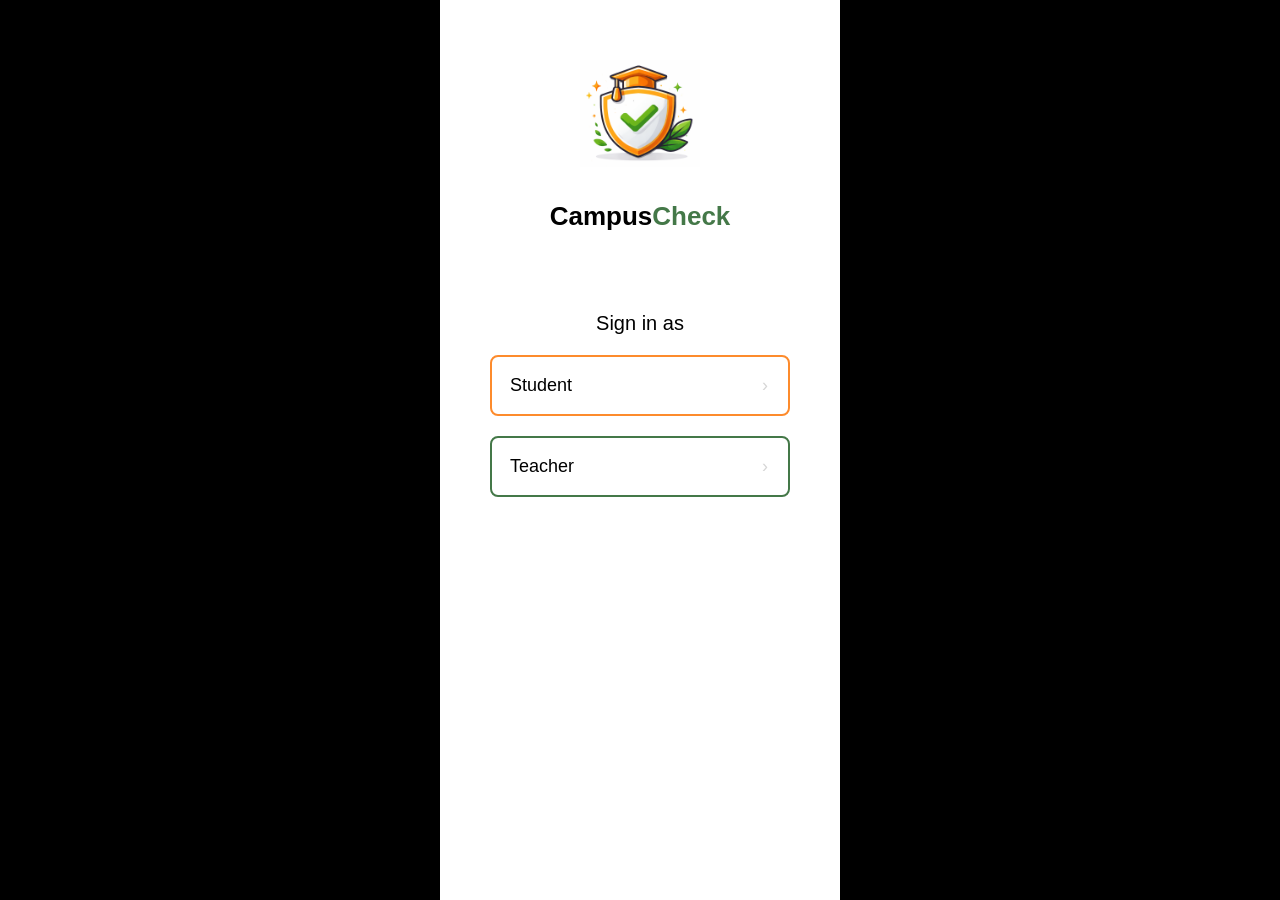
<file: index.html>
<!DOCTYPE html>
<html lang="nl">
<head>
  <meta charset="UTF-8">
  <meta name="viewport" content="width=device-width, initial-scale=1.0">
  <title>Sign in</title>
  <link rel="stylesheet" href="styles/style.css">
</head>
<body>

<div class="screen">

<!-- Logo -->
<img src="images/logo.png" alt="logo" class="logo">
  
  <h1 class="title">
  Campus<span class="green">Check</span>
  </h1>

  <h2>Sign in as</h2>
  
<!-- student sign in  -->
  <a class="button student" href="student-signin.html" > 
    Student
    <span class="arrow">›</span>
  </a>

<!-- teacher sign in  -->
  <a class="button teacher" href="teacher-signin.html" >
    Teacher
    <span class="arrow">›</span>
  </a>

</div>

</body>
</html>
</file>
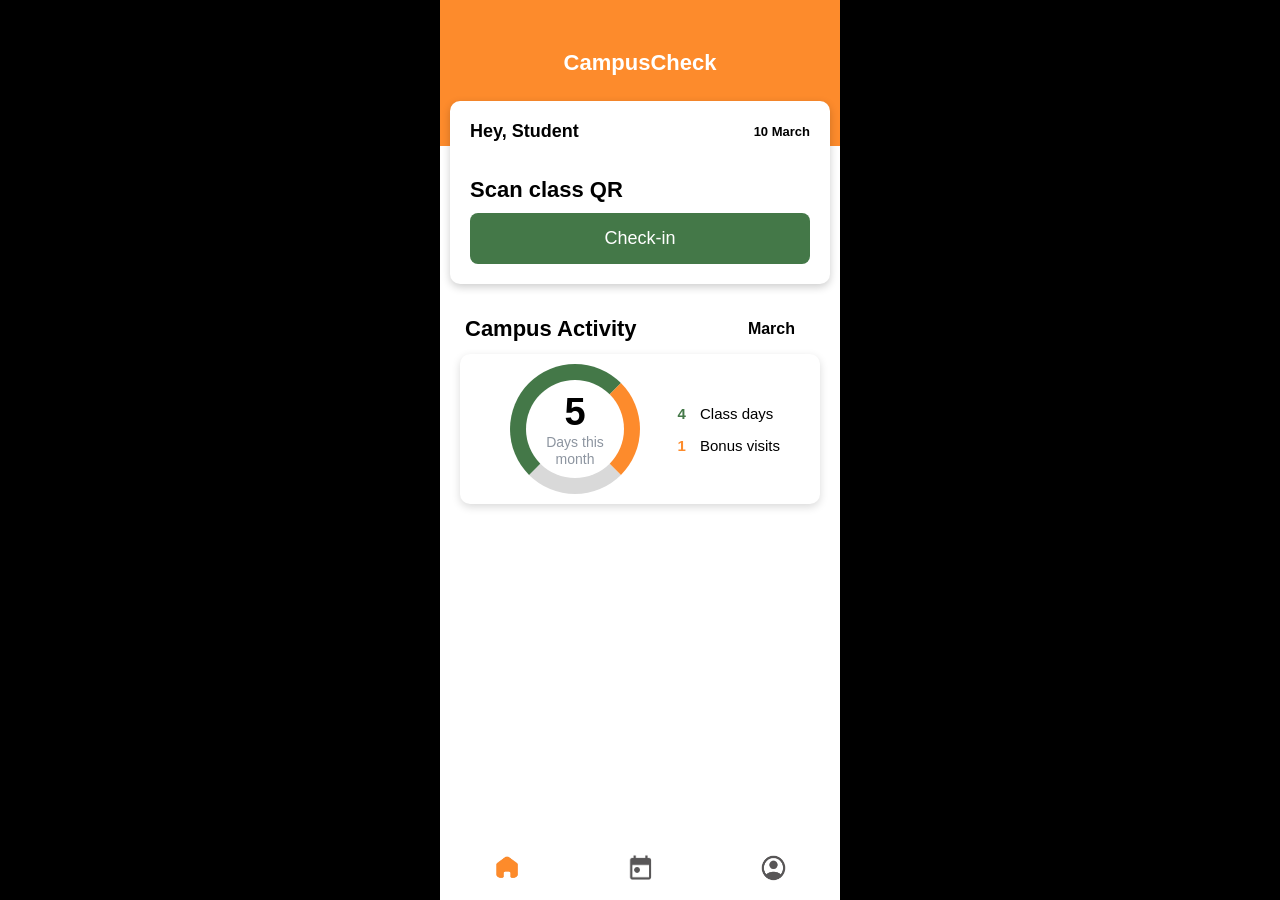
<file: student-dashboard.html>
<!DOCTYPE html>
<html lang="nl">
<head>
  <meta charset="UTF-8">
  <meta name="viewport" content="width=device-width, initial-scale=1.0">
  <title>Student Dashboard</title>
  <link rel="stylesheet" href="styles/student-dashboard.css">
</head>
<body>

<div class="screen">

  <header class="header">
    <h1>CampusCheck</h1>
  </header>

  <section class="check-card">
    <div class="card-top">
      <h2 id="welcomeName"></h2>
      <p>10 March</p>
    </div>

    <h3>Scan class QR</h3>

    <button class="check-btn" onclick="openScanner()">Check-in</button>
  </section>

  <section class="activity-title">
    <h3>Campus Activity</h3>
    <p>March</p>
  </section>

  <section class="activity-card">
    <div class="circle">
      <span id="daysCount">5</span>
      <p>Days this<br>month</p>
    </div>

    <div class="legend">
      <p><span class="green-text">4</span> Class days</p>
      <p><span class="orange-text">1</span> Bonus visits</p>
    </div>
  </section>

  <nav class="bottom-nav">

    <img src="images/icon_home_orange.png" class="nav-icon">
    <img src="images/icon_calender.png" class="nav-icon">
    <img src="images/icon_settings.png" class="nav-icon">

</nav>
<div id="scannerOverlay" class="scanner-overlay">
  <div class="scanner-box">
    <h2>Scan QR Code</h2>

    <div class="camera-frame">
      <div class="scan-line"></div>
    </div>

    <p>Scanning class QR...</p>

    <button class="scan-btn" onclick="completeCheckIn()">Simulate scan</button>
    <button class="cancel-btn" onclick="closeScanner()">Cancel</button>
  </div>
</div>

</div>
<script src="javascript/student-dashboard.js"></script>
</body>
</html>
</file>
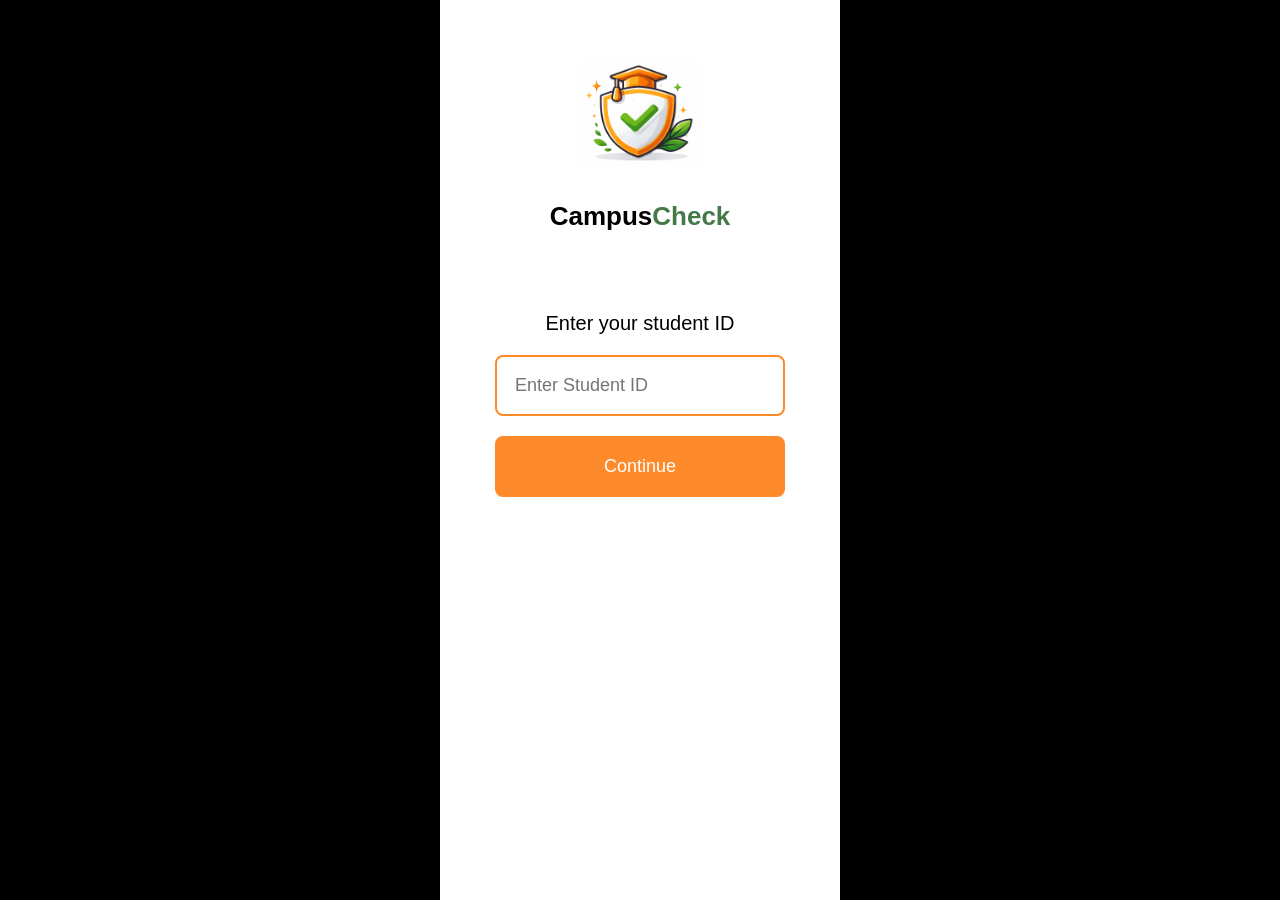
<file: student-signin.html>
<!DOCTYPE html>
<html lang="nl">
<head>
  <meta charset="UTF-8">
  <meta name="viewport" content="width=device-width, initial-scale=1.0">
  <title>Student_Sign in</title>
  <link rel="stylesheet" href="styles/student.css">
</head>
<body>

<div class="screen">

  <img src="images/logo.png" alt="logo" class="logo">
  
  <h1 class="title">
  Campus<span class="green">Check</span>
  </h1>

  <h2>Enter your student ID</h2>
  

  <input type="text" id="studentId" placeholder="Enter Student ID">

 <button class="continue-btn" onclick="loginStudent()">
  Continue </button>

</div>
<script src="javascript/student.js"></script>
</body>

</html>
</file>
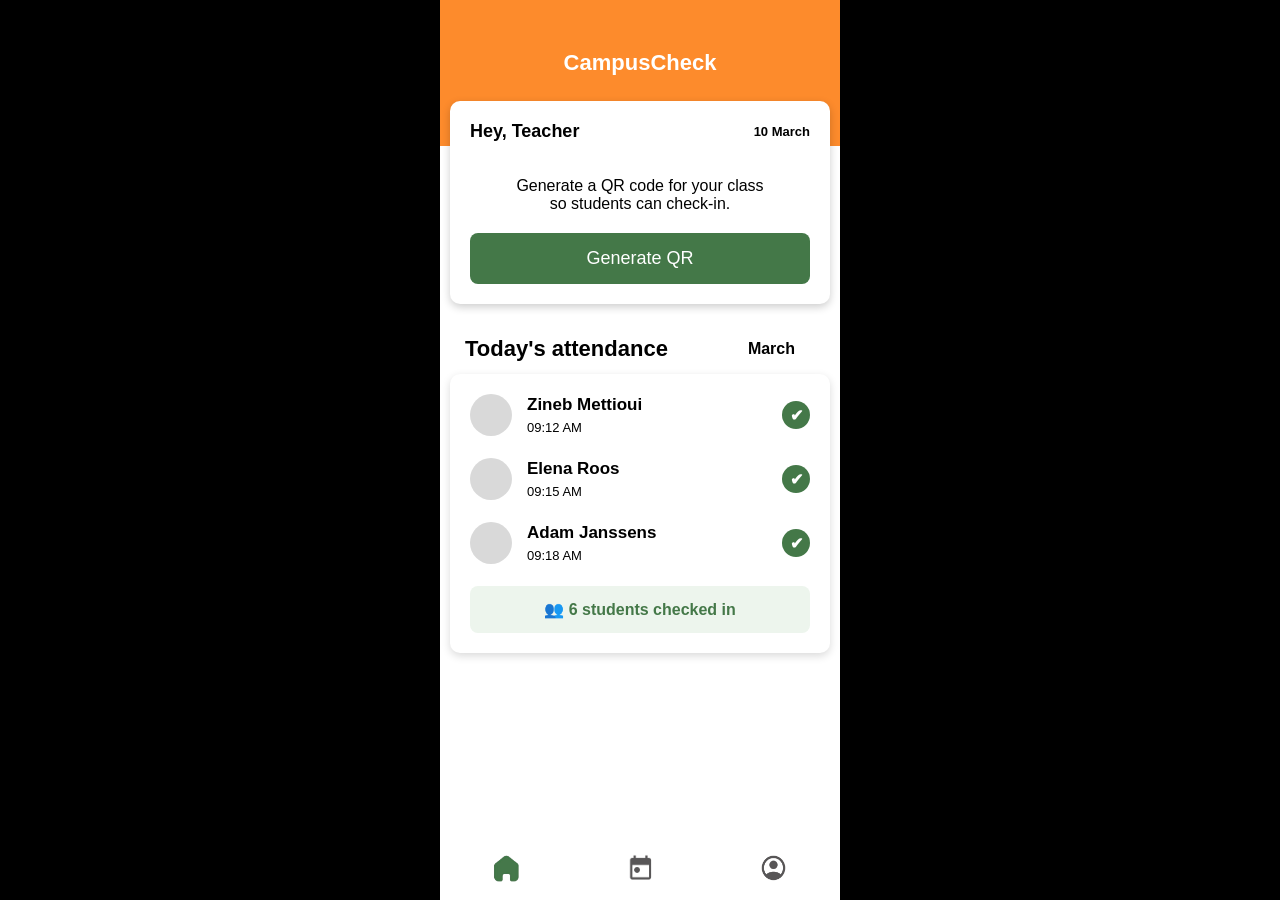
<file: teacher-dashboard.html>
<!DOCTYPE html>
<html lang="nl">
<head>
  <meta charset="UTF-8">
  <meta name="viewport" content="width=device-width, initial-scale=1.0">
  <title>Student Dashboard</title>
  <link rel="stylesheet" href="styles/teacher-dashboard.css">
</head>
<body>

<div class="screen">

  <header class="header">
    <h1>CampusCheck</h1>
  </header>

  <section class="check-card">
    <div class="card-top">
      <h2 id="teacherWelcome"></h2>
      <p>10 March</p>
    </div>

    <h3>Generate a QR code for your class <br> so students can check-in.</h3>

    <button class="check-btn" onclick="openClassPopup()">
  Generate QR</button>
  </section>

  <section class="activity-title">
    <h3>Today's attendance</h3>
    <p>March</p>
  </section>
<section class="attendance-card">

  <div class="student-row">
    <div class="avatar"></div>
    <div class="student-info">
      <h4>Zineb Mettioui</h4>
      <p>09:12 AM</p>
    </div>
    <span class="check-icon">✔</span>
  </div>

  <div class="student-row">
    <div class="avatar"></div>
    <div class="student-info">
      <h4>Elena Roos</h4>
      <p>09:15 AM</p>
    </div>
    <span class="check-icon">✔</span>
  </div>

  <div class="student-row">
    <div class="avatar"></div>
    <div class="student-info">
      <h4>Adam Janssens</h4>
      <p>09:18 AM</p>
    </div>
    <span class="check-icon">✔</span>
  </div>

  <div class="attendance-total">
    👥 6 students checked in
  </div>

</section>
 <nav class="bottom-nav">

    <img src="images/icon_home_green.png" class="nav-icon">
    <img src="images/icon_calender.png" class="nav-icon">
    <img src="images/icon_settings.png" class="nav-icon">

</nav>
<div id="classOverlay" class="qr-overlay">

  <div class="qr-box">

    <h2>Select Class</h2>

    <select id="lessonSelect" class="lesson-select">

      <option value="Interactive Web / 1 XD">
        Interactive Web / 1 XD
      </option>

      <option value="Backend-end / 2 XD">
        Backend-end /  2 XD
      </option>

      <option value="Lab 4 / 2 XD">
        Lab 4 /  2 XD
      </option>

    </select>

    <button class="scan-btn" onclick="generateQR()">
      Create QR
    </button>

    <button class="cancel-btn" onclick="closeClassPopup()">
      Cancel
    </button>

  </div>

</div>
<div id="qrOverlay" class="qr-overlay">

  <div class="qr-box">

    <h2>Class QR Code</h2>

    <p id="selectedLesson"></p>

    <div class="fake-qr">

      <div></div><div></div><div></div>
      <div></div><div></div><div></div>
      <div></div><div></div><div></div>

    </div>

    <p class="lesson-code" id="lessonCode"></p>

    <button class="close-btn" onclick="closeQR()">
      Close
    </button>

  </div>

</div>
</div>
<script src="javascript/teacher-dashboard.js"></script>
</body>
</html>
</file>
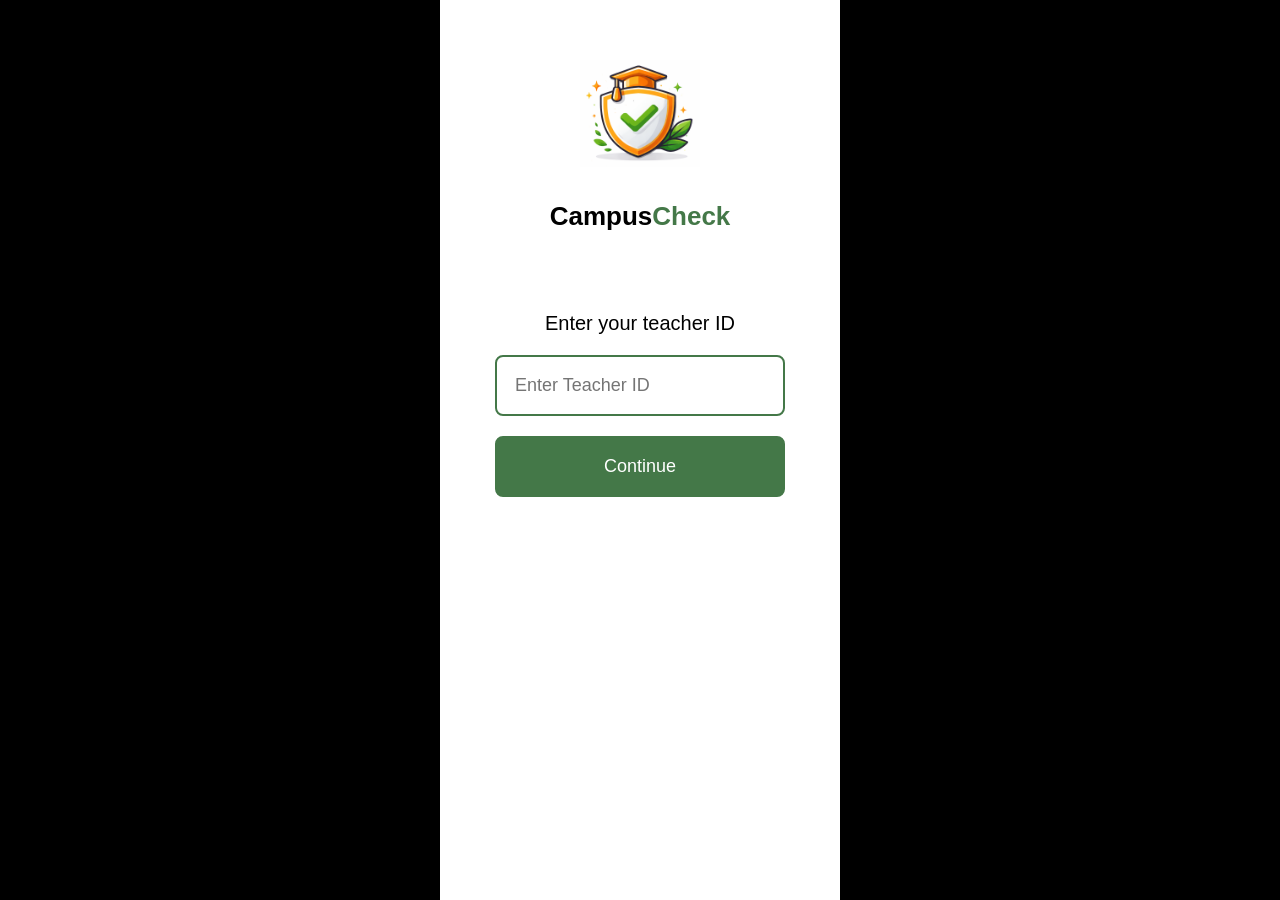
<file: teacher-signin.html>
<!DOCTYPE html>
<html lang="nl">
<head>
  <meta charset="UTF-8">
  <meta name="viewport" content="width=device-width, initial-scale=1.0">
  <title>Teacher_Sign in</title>
  <link rel="stylesheet" href="styles/teacher.css">
</head>
<body>

<div class="screen">

  <img src="images/logo.png" alt="logo" class="logo">
  
  <h1 class="title">
  Campus<span class="green">Check</span>
  </h1>

  <h2>Enter your teacher ID</h2>
  

  <input type="text" id="teacherId" placeholder="Enter Teacher ID">

 <button class="continue-btn" onclick="loginTeacher()">
  Continue</button>

</div>
<script src="javascript/teacher.js"></script>

</body>
</html>
</file>
<file: styles/style.css>
body{
    margin:0;
    text-align:center;
    background:black;
    font-family:Arial, Helvetica, sans-serif;
    overflow:hidden;
}

/* app screen */

.screen{
    width:100%;
    max-width:400px;
    min-height:100vh;
    background:white;
    margin:0 auto;
    padding-top:40px;
    box-sizing:border-box;
    overflow:hidden;
}

/* logo */

.logo{
    width:120px;
    margin:20px;
}

/* titel */

.title{
    margin-top:10px;
    margin-bottom:30px;
    font-size:26px;
}

.green{
    color:#447848;
}

h2{
    padding-top:50px;
    font-size:20px;
    font-weight:normal;
    margin-bottom:20px;
}

/* buttons */

.button{
    width:300px;
    margin:20px auto;
    padding:18px;
    background:#fff;
    border-radius:8px;
    font-size:18px;
    text-align:left;
    position:relative;
    display:block;
    text-decoration:none;
    color:black;
    box-sizing:border-box;
}

.student{
    border:2px solid #FD8B2C;
}

.teacher{
    border:2px solid #447848;
}

.arrow{
    position:absolute;
    right:20px;
    color:#D6D6D6;
}
</file>
<file: styles/student-dashboard.css>
body{
    margin:0;
    text-align:center;
    background:black;
    font-family:Arial, Helvetica, sans-serif;
    overflow:hidden;
    
}

/* app screen */

.screen{
    width:100%;
    max-width:400px;
    min-height:100vh;
    background:white;
    margin:0 auto;
    box-sizing:border-box;
    overflow:hidden;
    position:relative;
    
}


/* top header */

.header{
    background:#FD8B2C;
    color:white;
    padding:50px 20px 70px;
}

.header h1{
    margin:0;
    font-size:22px;
    font-weight:bold;
}

/* check in card */

.check-card{
    width:85%;
    background:white;
    margin:-45px auto 20px;
    padding:20px;
    border-radius:10px;
    box-shadow:0px 3px 8px rgba(0,0,0,0.2);
    text-align:left;
}

.card-top{
    display:flex;
    justify-content:space-between;
    align-items:center;
}

.card-top h2{
    margin:0;
    font-size:18px;
}

.card-top p{
    margin:0;
    font-size:13px;
    font-weight:bold;
}

.check-card h3{
    font-size:22px;
    margin-top:35px;
    margin-bottom:10px;
}


/* check in button */

.check-btn{
    width:100%;
    padding:15px;
    background:#447848;
    border:none;
    border-radius:8px;
    color:white;
    font-size:18px;
    cursor:pointer;
}

/* activity section title */

.activity-title{
    width:85%;
    margin: auto 15px;
    display:flex;
    justify-content:space-between;
    align-items:center;
}

.activity-title h3{
    margin: 10px;
    font-size:22px;
}

.activity-title p{
    font-weight:bold;
}

/* activity card */

.activity-card{
    width:85%;
    background:white;
    margin:0 auto;
    padding:10px;
    border-radius:10px;

    display:flex;
    justify-content:space-between;
    align-items:center;

    box-shadow:0px 3px 8px rgba(0,0,0,0.15);
}

/* circle */

.circle{
    width:130px;
    height:130px;
    margin-left:40px;
    border-radius:80%;
    border:16px solid #D9D9D9;
    border-top-color:#447848;
    border-left-color:#447848;
    border-right-color:#FD8B2C;
    display:flex;
    flex-direction:column;
    justify-content:center;
    align-items:center;
    box-sizing:border-box;
}

.circle span{
    font-size:38px;
    font-weight:bold;
}

.circle p{
    margin:0;
    color:#8D95A0;
    font-size:14px;
    line-height:1.2;
}

/* legend */

.legend{
    text-align:left;
    padding-right: 30px;
    font-size:15px;
}

.legend p{
    margin:15px 0;
}

.green-text{
    color:#447848;
    margin-right:10px;
    font-weight: bold;
}

.orange-text{
    color:#FD8B2C;
    margin-right:10px;
    font-weight: bold;
}

/* bottom navigation */

.bottom-nav{
    position:fixed;
    bottom:0;
    left:50%;
    transform:translateX(-50%);
    width:100%;
    max-width:400px;
    background:white;
    display:flex;
    justify-content:space-around;
    align-items:center;
    padding:18px 0;
    box-sizing:border-box;
}

.nav-icon{
    width:28px;
    height:28px;
}


/* scan QR */

.scanner-overlay{
    display:none;
    position:fixed;
    top:0;
    left:50%;
    transform:translateX(-50%);
    width:100%;
    max-width:400px;
    height:100vh;
    background:rgba(0,0,0,0.85);
    z-index:999;
    justify-content:center;
    align-items:center;
}

.scanner-box{
    width:80%;
    background:white;
    padding:25px;
    border-radius:12px;
    text-align:center;
}

.camera-frame{
    width:220px;
    height:220px;
    border:3px solid #FD8B2C;
    margin:20px auto;
    position:relative;
    overflow:hidden;
    border-radius:10px;
    background:#111;
}

.scan-line{
    width:100%;
    height:4px;
    background:#447848;
    position:absolute;
    animation:scan 2s infinite;
}

@keyframes scan{
    0%{ top:20px; }
    50%{ top:190px; }
    100%{ top:20px; }
}

.scan-btn{
    width:100%;
    padding:14px;
    background:#447848;
    color:white;
    border:none;
    border-radius:8px;
    margin-top:15px;
}

.cancel-btn{
    width:100%;
    padding:14px;
    background:#D9D9D9;
    border:none;
    border-radius:8px;
    margin-top:10px;
}
</file>
<file: styles/student.css>
body{
    margin:0;
    text-align:center;
    background:black;
    font-family:Arial, Helvetica, sans-serif;
    overflow:hidden;
}

/* app screen */

.screen{
    width:100%;
    max-width:400px;
    min-height:100vh;
    background:white;
    margin:0 auto;
    padding-top:40px;
    box-sizing:border-box;
    overflow:hidden;
}

/* logo */

.logo{
    width:120px;
    margin:20px;
}

/* titel */
.title{
    margin-top:10px;
    margin-bottom:30px;
    font-size:26px;
}
.green{
    color: #447848;
}

h2{
    padding-top: 50px;
    font-size:20px;
    font-weight:normal;
    margin-bottom:20px;
}


/* enter student id*/

#studentId{
    width:290px;
    margin-bottom: 20px;
    padding:18px;
    background: #fff;;
    border:2px solid #FD8B2C;
    border-radius:8px ;
    font-size:18px;
    text-align:left;
    box-sizing:border-box;
    
}


/* button */

.continue-btn{
    width:290px;
    margin-bottom: 20px;
    padding:18px;
    background: #FD8B2C;
    border:2px solid #FD8B2C;
    border-radius:8px;
    color: #fff;
    font-size:18px;
    text-align:center;
    cursor: pointer;
    box-sizing:border-box;
}
</file>
<file: styles/teacher-dashboard.css>
body{
    margin:0;
    text-align:center;
    background:black;
    font-family:Arial, Helvetica, sans-serif;
    overflow:hidden;
    
}

/* app screen */

.screen{
    width:100%;
    max-width:400px;
    min-height:100vh;
    background:white;
    margin:0 auto;
    box-sizing:border-box;
    overflow:hidden;
    position:relative;
    
}


/* top header */

.header{
    background:#FD8B2C;
    color:white;
    padding:50px 20px 70px;
}

.header h1{
    margin:0;
    font-size:22px;
    font-weight:bold;
}

/* check in card */

.check-card{
    width:85%;
    background:white;
    margin:-45px auto 20px;
    padding:20px;
    border-radius:10px;
    box-shadow:0px 3px 8px rgba(0,0,0,0.2);
    text-align:left;
}

.card-top{
    display:flex;
    justify-content:space-between;
    align-items:center;
}

.card-top h2{
    margin:0;
    font-size:18px;
}

.card-top p{
    margin:0;
    font-size:13px;
    font-weight:bold;
}

.check-card h3{
    font-size:16px;
    margin-top:35px;
    margin-bottom:10px;
    font-weight:normal;
    text-align: center;
}


/* check in button */

.check-btn{
    width:100%;
    margin-top: 10px;
    padding:15px;
    background:#447848;
    border:none;
    border-radius:8px;
    color:white;
    font-size:18px;
    cursor:pointer;
}

/* activity section title */

.activity-title{
    width:85%;
    margin: auto 15px;
    display:flex;
    justify-content:space-between;
    align-items:center;
}

.activity-title h3{
    margin: 10px;
    font-size:22px;
}

.activity-title p{
    font-weight:bold;
}

/* attendance card */

.attendance-card{
    width:85%;
    background:white;
    margin:0 auto;
    padding:20px;
    border-radius:10px;
    box-shadow:0px 3px 8px rgba(0,0,0,0.15);
    text-align:left;
}

.student-row{
    display:flex;
    align-items:center;
    margin-bottom:22px;
}

.avatar{
    width:42px;
    height:42px;
    border-radius:50%;
    background:#D9D9D9;
    margin-right:15px;
}

.student-info{
    flex:1;
}

.student-info h4{
    margin:0;
    font-size:17px;
}

.student-info p{
    margin:5px 0 0;
    font-size:13px;
}

.check-icon{
    width:28px;
    height:28px;
    background:#447848;
    color:white;
    border-radius:50%;
    display:flex;
    align-items:center;
    justify-content:center;
    font-weight:bold;
}

.attendance-total{
    margin-top:10px;
    padding:14px;
    background:#EDF5ED;
    color:#447848;
    border-radius:8px;
    text-align:center;
    font-weight:bold;
}

/* bottom navigation */

.bottom-nav{
    position:fixed;
    bottom:0;
    left:50%;
    transform:translateX(-50%);
    width:100%;
    max-width:400px;
    background:white;
    display:flex;
    justify-content:space-around;
    align-items:center;
    padding:18px 0;
    box-sizing:border-box;
}

.nav-icon{
    width:28px;
    height:28px;
}


.qr-overlay{
    display:none;
    position:fixed;
    top:0;
    left:50%;
    transform:translateX(-50%);
    width:100%;
    max-width:400px;
    height:100vh;
    background:rgba(0,0,0,0.85);
    z-index:999;
    justify-content:center;
    align-items:center;
}

.qr-box{
    width:80%;
    background:white;
    padding:25px;
    border-radius:12px;
    text-align:center;
}

.lesson-select{
    width:100%;
    padding:14px;
    border:2px solid #447848;
    border-radius:8px;
    font-size:15px;
    margin-top:15px;
}

.fake-qr{
    width:180px;
    height:180px;
    background:white;
    border:8px solid #111;
    margin:20px auto;
    display:grid;
    grid-template-columns:repeat(3, 1fr);
    gap:8px;
    padding:10px;
    box-sizing:border-box;
}

.fake-qr div{
    background:#111;
}

.fake-qr div:nth-child(2),
.fake-qr div:nth-child(4),
.fake-qr div:nth-child(8){
    background:white;
}

.lesson-code{
    font-weight:bold;
    color:#447848;
}

.scan-btn,
.close-btn{
    width:100%;
    padding:14px;
    background:#447848;
    color:white;
    border:none;
    border-radius:8px;
    margin-top:15px;
}

.cancel-btn{
    width:100%;
    padding:14px;
    background:#D9D9D9;
    border:none;
    border-radius:8px;
    margin-top:10px;
}
</file>
<file: styles/teacher.css>
body{
    margin:0;
    text-align:center;
    background:black;
    font-family:Arial, Helvetica, sans-serif;
    overflow:hidden;
}

/* app screen */

.screen{
    width:100%;
    max-width:400px;
    min-height:100vh;
    background:white;
    margin:0 auto;
    padding-top:40px;
    box-sizing:border-box;
    overflow:hidden;
}


/* logo */

.logo{
    width:120px;
    margin:20px;
}

/* titel */

.title{
    margin-top:10px;
    margin-bottom:30px;
    font-size:26px;
}

.green{
    color: #447848;
}

h2{
    padding-top: 50px;
    font-size:20px;
    font-weight:normal;
    margin-bottom:20px;
}


/* enter teacher id*/

#teacherId{
    width:290px;
    margin-bottom: 20px;
    padding:18px;
    background: #fff;;
    border:2px solid #447848;
    border-radius:8px ;
    font-size:18px;
    text-align:left;
    box-sizing:border-box;
    
}


/* button */

.continue-btn{
    width:290px;
    margin-bottom: 20px;
    padding:18px;
    background: #447848;
    border:2px solid #447848;
    border-radius:8px;
    color: #fff;
    font-size:18px;
    text-align:center;
    cursor: pointer;
    box-sizing:border-box;
}
</file>
